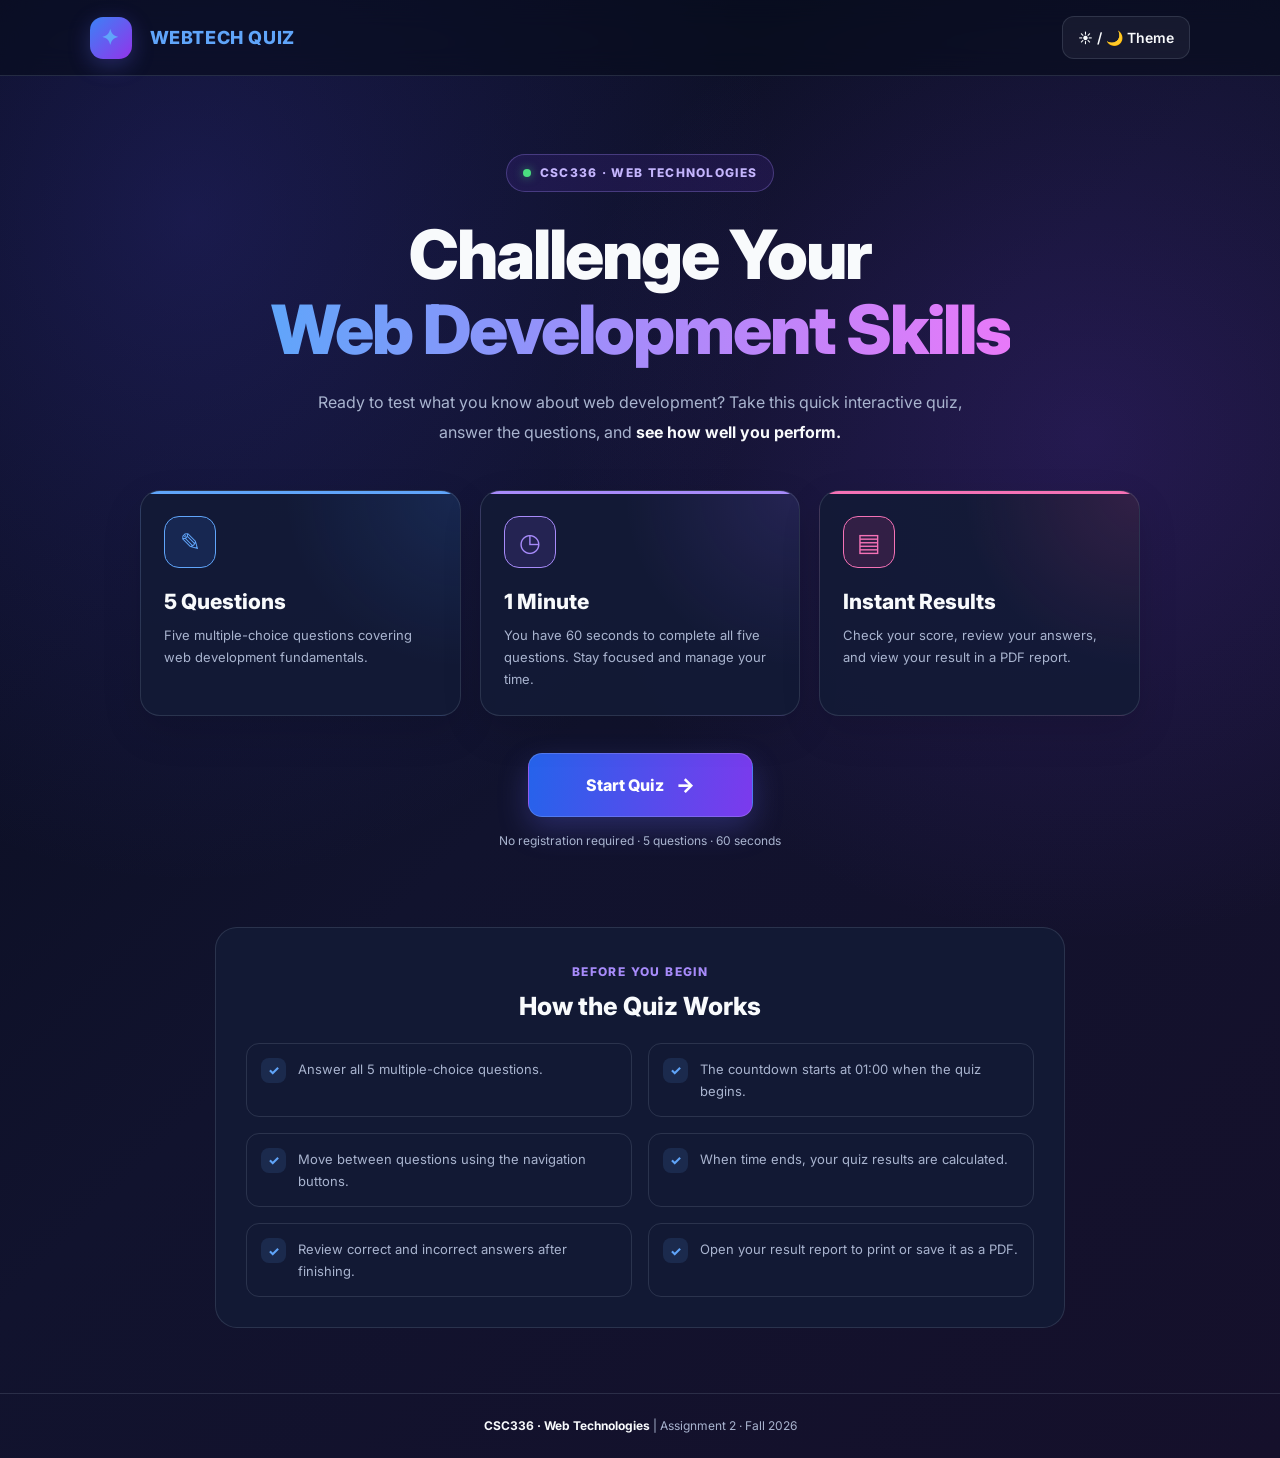
<file: index.html>
<!DOCTYPE html>
<html lang="en">
<head>
  <meta charset="UTF-8">
  <meta name="viewport" content="width=device-width, initial-scale=1.0">

  <title>Web Technologies Quiz | CSC336</title>

  <link
    href="https://cdn.jsdelivr.net/npm/bootstrap@5.3.3/dist/css/bootstrap.min.css"
    rel="stylesheet"
  >

  <link rel="stylesheet" href="style.css">

  <style>
    :root {
      --bg: #080c1c;
      --surface: rgba(19, 27, 54, 0.88);
      --text: #f8fafc;
      --muted: #a9b4cf;
      --border: rgba(148, 163, 184, 0.19);
      --blue: #60a5fa;
      --purple: #a78bfa;
    }

    * {
      box-sizing: border-box;
    }

    html {
      scroll-behavior: smooth;
    }

    body {
      margin: 0;
      min-height: 100vh;
      font-family: Inter, "Segoe UI", Arial, sans-serif;
      color: var(--text);
      background:
        radial-gradient(ellipse at 15% 15%, rgba(79, 70, 229, 0.22), transparent 38%),
        radial-gradient(ellipse at 85% 30%, rgba(124, 58, 237, 0.18), transparent 35%),
        linear-gradient(135deg, #080c1c 0%, #11132e 48%, #15102b 100%);
      transition: background 0.3s ease, color 0.3s ease;
    }

    a {
      text-decoration: none;
    }

    .navbar-custom {
      width: 100%;
      min-height: 76px;
      padding: 16px 7%;
      display: flex;
      align-items: center;
      justify-content: space-between;
      gap: 15px;
      border-bottom: 1px solid var(--border);
      background: rgba(8, 12, 28, 0.62);
      backdrop-filter: blur(14px);
    }

    .brand {
      display: flex;
      align-items: center;
      gap: 11px;
      color: var(--text);
      font-size: 18px;
      font-weight: 800;
      letter-spacing: 0.6px;
    }

    .brand-icon {
      width: 42px;
      height: 42px;
      display: grid;
      place-items: center;
      border-radius: 13px;
      color: white;
      background: linear-gradient(135deg, #3b82f6, #9333ea);
      box-shadow: 0 6px 22px rgba(99, 102, 241, 0.3);
      font-size: 21px;
    }

    .brand span {
      color: var(--blue);
    }

    .theme-toggle {
      padding: 10px 15px;
      border: 1px solid var(--border);
      border-radius: 12px;
      background: rgba(255, 255, 255, 0.05);
      color: var(--text);
      font-size: 14px;
      font-weight: 600;
      cursor: pointer;
      transition: 0.2s;
    }

    .theme-toggle:hover {
      border-color: var(--purple);
      background: rgba(167, 139, 250, 0.1);
    }

    .hero {
      width: min(1000px, 90%);
      margin: 0 auto;
      padding: 78px 0 42px;
      text-align: center;
    }

    .eyebrow {
      display: inline-flex;
      align-items: center;
      gap: 9px;
      padding: 9px 16px;
      border: 1px solid rgba(167, 139, 250, 0.3);
      border-radius: 50px;
      background: rgba(124, 58, 237, 0.12);
      color: #c4b5fd;
      font-size: 12px;
      font-weight: 800;
      letter-spacing: 1.3px;
      text-transform: uppercase;
    }

    .status-dot {
      width: 8px;
      height: 8px;
      border-radius: 50%;
      background: #4ade80;
      box-shadow: 0 0 10px rgba(74, 222, 128, 0.6);
    }

    .hero h1 {
      max-width: 850px;
      margin: 25px auto 20px;
      font-size: clamp(38px, 6.5vw, 68px);
      line-height: 1.1;
      font-weight: 850;
      letter-spacing: -2px;
    }

    .gradient-text {
      color: #a78bfa;
      background: linear-gradient(90deg, #60a5fa, #a78bfa, #e879f9);
      -webkit-background-clip: text;
      background-clip: text;
      -webkit-text-fill-color: transparent;
    }

    .hero-description {
      max-width: 670px;
      margin: 0 auto;
      color: var(--muted);
      font-size: 16px;
      line-height: 1.9;
    }

    .hero-description strong {
      color: var(--text);
      font-weight: 700;
    }

    .quiz-info {
      display: grid;
      grid-template-columns: repeat(3, minmax(0, 1fr));
      gap: 19px;
      margin: 43px 0 32px;
      text-align: left;
    }

    .info-card {
      position: relative;
      overflow: hidden;
      min-height: 190px;
      padding: 25px 23px;
      border: 1px solid var(--border);
      border-radius: 20px;
      background: var(--surface);
      box-shadow: 0 15px 40px rgba(0, 0, 0, 0.12);
      transition: transform 0.25s ease, border-color 0.25s ease;
    }

    .info-card::after {
      content: "";
      position: absolute;
      top: 0;
      left: 0;
      width: 100%;
      height: 3px;
      background: var(--card-accent);
    }

    .info-card:hover {
      transform: translateY(-6px);
      border-color: var(--card-accent);
    }

    .card-blue {
      --card-accent: #60a5fa;
      --card-glow: rgba(59, 130, 246, 0.14);
    }

    .card-purple {
      --card-accent: #a78bfa;
      --card-glow: rgba(139, 92, 246, 0.15);
    }

    .card-pink {
      --card-accent: #f472b6;
      --card-glow: rgba(236, 72, 153, 0.14);
    }

    .info-card {
      background:
        radial-gradient(circle at 100% 0%, var(--card-glow), transparent 45%),
        var(--surface);
    }

    .info-icon {
      width: 52px;
      height: 52px;
      display: grid;
      place-items: center;
      margin-bottom: 21px;
      border: 1px solid var(--card-accent);
      border-radius: 15px;
      background: var(--card-glow);
      color: var(--card-accent);
      font-size: 25px;
    }

    .info-card h2 {
      margin: 0 0 9px;
      color: var(--text);
      font-size: 21px;
      font-weight: 800;
    }

    .info-card p {
      margin: 0;
      color: var(--muted);
      font-size: 13px;
      line-height: 1.7;
    }

    .start-btn {
      display: inline-flex;
      align-items: center;
      justify-content: center;
      gap: 12px;
      min-width: 225px;
      margin-top: 5px;
      padding: 16px 27px;
      border: 1px solid rgba(255, 255, 255, 0.17);
      border-radius: 14px;
      background: linear-gradient(100deg, #2563eb, #7c3aed);
      color: #fff;
      font-size: 16px;
      font-weight: 800;
      box-shadow: 0 12px 30px rgba(99, 102, 241, 0.28);
      transition: transform 0.2s ease, box-shadow 0.2s ease;
    }

    .start-btn:hover {
      transform: translateY(-3px);
      color: #fff;
      box-shadow: 0 16px 35px rgba(99, 102, 241, 0.4);
    }

    .start-arrow {
      font-size: 20px;
      transition: transform 0.2s ease;
    }

    .start-btn:hover .start-arrow {
      transform: translateX(4px);
    }

    .start-note {
      margin: 15px 0 0;
      color: var(--muted);
      font-size: 12px;
    }

    .instructions {
      width: min(850px, 90%);
      margin: 35px auto 65px;
      padding: 30px;
      border: 1px solid var(--border);
      border-radius: 22px;
      background: var(--surface);
    }

    .instructions-heading {
      margin-bottom: 22px;
      text-align: center;
    }

    .instructions-heading span {
      color: var(--purple);
      font-size: 12px;
      font-weight: 800;
      letter-spacing: 1.4px;
      text-transform: uppercase;
    }

    .instructions-heading h2 {
      margin: 9px 0 0;
      font-size: 25px;
      font-weight: 800;
    }

    .instruction-list {
      display: grid;
      grid-template-columns: repeat(2, minmax(0, 1fr));
      gap: 16px;
      padding: 0;
      margin: 0;
      list-style: none;
    }

    .instruction-list li {
      display: flex;
      align-items: flex-start;
      gap: 12px;
      padding: 14px;
      border: 1px solid var(--border);
      border-radius: 13px;
      color: var(--muted);
      font-size: 13px;
      line-height: 1.7;
    }

    .check-icon {
      display: grid;
      place-items: center;
      flex: 0 0 25px;
      height: 25px;
      border-radius: 8px;
      background: rgba(96, 165, 250, 0.13);
      color: var(--blue);
      font-weight: 800;
    }

    footer {
      padding: 23px 15px;
      border-top: 1px solid var(--border);
      color: var(--muted);
      font-size: 12px;
      text-align: center;
    }

    footer strong {
      color: var(--text);
    }

    /* Light theme */
    body.light-theme {
      --bg: #f4f6ff;
      --surface: rgba(255, 255, 255, 0.94);
      --text: #17203a;
      --muted: #5b6680;
      --border: rgba(71, 85, 105, 0.18);
      background:
        radial-gradient(ellipse at 15% 15%, rgba(129, 140, 248, 0.19), transparent 38%),
        radial-gradient(ellipse at 85% 30%, rgba(192, 132, 252, 0.16), transparent 35%),
        linear-gradient(135deg, #f8faff, #eff1ff 50%, #f8f0ff);
    }

    body.light-theme .navbar-custom {
      background: rgba(255, 255, 255, 0.75);
    }

    body.light-theme .theme-toggle {
      background: rgba(255, 255, 255, 0.7);
    }

    body.light-theme .eyebrow {
      color: #6d28d9;
    }

    body.light-theme .info-card h2,
    body.light-theme .instructions-heading h2 {
      color: var(--text);
    }

    @media (max-width: 760px) {
      .navbar-custom {
        padding: 14px 5%;
      }

      .hero {
        padding-top: 55px;
      }

      .quiz-info {
        grid-template-columns: 1fr;
        gap: 14px;
        margin-top: 32px;
      }

      .info-card {
        min-height: auto;
        padding: 22px;
      }

      .info-icon {
        margin-bottom: 16px;
      }

      .instruction-list {
        grid-template-columns: 1fr;
      }

      .instructions {
        padding: 23px;
      }
    }

    @media (max-width: 420px) {
      .brand {
        gap: 8px;
        font-size: 14px;
      }

      .brand-icon {
        width: 36px;
        height: 36px;
      }

      .theme-toggle {
        padding: 9px 10px;
        font-size: 12px;
      }

      .hero h1 {
        letter-spacing: -1px;
      }

      .hero-description {
        font-size: 14px;
      }

      .start-btn {
        width: 100%;
      }
    }

    @media (prefers-reduced-motion: reduce) {
      *,
      *::before,
      *::after {
        scroll-behavior: auto !important;
        transition-duration: 0.01ms !important;
      }
    }
  </style>
</head>

<body>
  <header class="navbar-custom">
    <a class="brand" href="index.html" aria-label="WebTech Quiz home">
      <span class="brand-icon">✦</span>
      <span>WEB<span>TECH</span> QUIZ</span>
    </a>

    <button
      class="theme-toggle"
      id="themeToggle"
      type="button"
      aria-label="Toggle light and dark theme"
    >
      ☀️ / 🌙 Theme
    </button>
  </header>

  <main>
    <section class="hero">
      <div class="eyebrow">
        <span class="status-dot"></span>
        CSC336 · WEB TECHNOLOGIES
      </div>

      <h1>
        Challenge Your<br>
        <span class="gradient-text">Web Development Skills</span>
      </h1>

      <p class="hero-description">
        Ready to test what you know about web development?
        Take this quick interactive quiz, answer the questions,
        and <strong>see how well you perform.</strong>
      </p>

      <div class="quiz-info">
        <article class="info-card card-blue">
          <div class="info-icon" aria-hidden="true">✎</div>
          <h2>5 Questions</h2>
          <p>
            Five multiple-choice questions covering web development
            fundamentals.
          </p>
        </article>

        <article class="info-card card-purple">
          <div class="info-icon" aria-hidden="true">◷</div>
          <h2>1 Minute</h2>
          <p>
            You have 60 seconds to complete all five questions.
            Stay focused and manage your time.
          </p>
        </article>

        <article class="info-card card-pink">
          <div class="info-icon" aria-hidden="true">▤</div>
          <h2>Instant Results</h2>
          <p>
            Check your score, review your answers, and view
            your result in a PDF report.
          </p>
        </article>
      </div>

      <a class="start-btn" href="quiz.html">
        Start Quiz
        <span class="start-arrow" aria-hidden="true">→</span>
      </a>

      <p class="start-note">
        No registration required · 5 questions · 60 seconds
      </p>
    </section>

    <section class="instructions">
      <div class="instructions-heading">
        <span>Before You Begin</span>
        <h2>How the Quiz Works</h2>
      </div>

      <ul class="instruction-list">
        <li>
          <span class="check-icon">✓</span>
          <span>Answer all 5 multiple-choice questions.</span>
        </li>

        <li>
          <span class="check-icon">✓</span>
          <span>The countdown starts at 01:00 when the quiz begins.</span>
        </li>

        <li>
          <span class="check-icon">✓</span>
          <span>Move between questions using the navigation buttons.</span>
        </li>

        <li>
          <span class="check-icon">✓</span>
          <span>When time ends, your quiz results are calculated.</span>
        </li>

        <li>
          <span class="check-icon">✓</span>
          <span>Review correct and incorrect answers after finishing.</span>
        </li>

        <li>
          <span class="check-icon">✓</span>
          <span>Open your result report to print or save it as a PDF.</span>
        </li>
      </ul>
    </section>
  </main>

  <footer>
    <strong>CSC336 · Web Technologies</strong>
    <span> | Assignment 2 · Fall 2026</span>
  </footer>

  <script>
    const themeToggle = document.getElementById("themeToggle");

    // Restore the selected theme if browser storage is available.
    try {
      if (localStorage.getItem("quizTheme") === "light") {
        document.body.classList.add("light-theme");
      }
    } catch (error) {
      // The page still works if local storage is unavailable.
    }

    themeToggle.addEventListener("click", function () {
      document.body.classList.toggle("light-theme");

      try {
        const selectedTheme =
          document.body.classList.contains("light-theme")
            ? "light"
            : "dark";

        localStorage.setItem("quizTheme", selectedTheme);
      } catch (error) {
        // Theme switching still works for this page.
      }
    });
  </script>
</body>
</html>
</file>
<file: style.css>
@import url('https://fonts.googleapis.com/css2?family=Inter:wght@400;500;600;700;800&display=swap');

:root {
  --bg: #0b0d17;
  --surface: #131625;
  --surface2: #1a1e32;
  --text: #f4f5ff;
  --muted: #9ba2bd;
  --border: #282d45;
  --purple: #9270ff;
  --blue: #54a7ff;
  --green: #36d399;
  --red: #ff647c;
}
* { box-sizing: border-box; }
body {
  margin: 0;
  background: var(--bg);
  color: var(--text);
  font-family: Inter, Arial, sans-serif;
  min-height: 100vh;
  transition: background .25s, color .25s;
}
.navbar {
  border-bottom: 1px solid var(--border);
  background: var(--bg);
}
.navbar-brand { color: var(--text) !important; font-size: 1.25rem; }
.brand-icon {
  display: inline-grid; place-items: center;
  width: 34px; height: 34px; margin-right: 7px;
  border-radius: 10px; color: white;
  background: linear-gradient(135deg, var(--purple), var(--blue));
}
.theme-btn {
  background: var(--surface2); color: var(--text);
  border: 1px solid var(--border); border-radius: 10px;
  padding: 9px 13px; font-size: .85rem; cursor: pointer;
}
.landing-container { max-width: 1150px; }
.hero-card {
  margin-top: 44px; padding: 55px;
  min-height: 450px; border: 1px solid var(--border);
  border-radius: 26px; background:
  radial-gradient(ellipse at 85% 20%, #392d6530, transparent 45%),
  var(--surface);
  display: grid; grid-template-columns: 1.1fr .9fr;
  align-items: center; gap: 20px; overflow: hidden;
}
.eyebrow { color: var(--blue); font-size: .75rem; font-weight: 800; letter-spacing: 2px; }
h1 { font-size: clamp(2.7rem, 5vw, 4.4rem); font-weight: 800; letter-spacing: -3px; line-height: 1.08; margin: 18px 0; }
.gradient-text { background: linear-gradient(90deg, var(--purple), var(--blue)); color: transparent; background-clip: text; }
.hero-description { color: var(--muted); max-width: 480px; line-height: 1.8; }
.stats-row { display: flex; flex-wrap: wrap; gap: 12px; margin: 27px 0; }
.stat-box { display: flex; align-items: center; gap: 10px; background: var(--surface2); border: 1px solid var(--border); padding: 12px; border-radius: 12px; }
.stat-icon { color: var(--purple); font-size: 1.3rem; }
.stat-box strong, .stat-box small { display: block; }
.stat-box strong { font-size: .9rem; }
.stat-box small { color: var(--muted); font-size: .7rem; margin-top: 3px; }
.primary-btn {
  display: inline-flex; justify-content: space-between; align-items: center;
  gap: 30px; background: linear-gradient(110deg, #8762f7, #438ff5);
  color: white; font-weight: 700; text-decoration: none;
  padding: 15px 22px; border-radius: 12px; transition: transform .2s;
}
.primary-btn:hover { color: white; transform: translateY(-2px); }
.primary-btn span { font-size: 1.2rem; }
.small-note { color: var(--muted); font-size: .76rem; margin-top: 16px; }
.hero-art { min-height: 300px; position: relative; display: grid; place-items: center; }
.orbit { position: absolute; border: 1px solid #9270ff40; border-radius: 50%; }
.orbit-one { width: 330px; height: 330px; }
.orbit-two { width: 255px; height: 255px; }
.quiz-illustration {
  z-index: 1; width: min(100%, 300px); padding: 20px;
  border: 1px solid #444363; border-radius: 17px;
  background: #171a2c; box-shadow: 0 25px 70px #0006;
  transform: rotate(-3deg);
}
.illustration-top { display: flex; gap: 5px; margin-bottom: 22px; }
.illustration-top span { width: 7px; height: 7px; border-radius: 50%; background: var(--purple); }
.illustration-top span:nth-child(2) { background: var(--blue); }
.illustration-top span:nth-child(3) { background: var(--green); }
.illustration-line { height: 8px; width: 85%; background: #454962; border-radius: 5px; margin-bottom: 10px; }
.illustration-line.short { width: 55%; margin-bottom: 23px; }
.illustration-option { padding: 11px; margin-top: 8px; border: 1px solid #363b55; border-radius: 9px; color: #c7cbe0; font-size: .76rem; }
.illustration-option.active { background: #36d39920; border-color: var(--green); color: var(--green); }
.illustration-progress { height: 6px; border-radius: 5px; margin-top: 20px; background: linear-gradient(90deg, var(--purple) 50%, #34384e 50%); }
.floating-card { position: absolute; z-index: 2; border: 1px solid var(--border); background: var(--surface2); border-radius: 12px; padding: 13px 16px; box-shadow: 0 12px 30px #0004; }
.card-top { top: 12%; right: 2%; font-size: 1.2rem; color: var(--blue); font-weight: 800; }
.card-bottom { bottom: 8%; left: 0; color: var(--green); font-size: .8rem; }
.instructions-section { padding: 55px 0 30px; }
h2 { font-size: 1.8rem; font-weight: 800; margin-top: 12px; }
.instruction-grid { display: grid; grid-template-columns: repeat(3, 1fr); gap: 18px; margin-top: 25px; }
.instruction-card { padding: 24px; border: 1px solid var(--border); border-radius: 16px; background: var(--surface); }
.instruction-number { color: var(--purple); font-weight: 800; font-size: .85rem; }
.instruction-card h3 { font-size: 1rem; margin: 18px 0 9px; }
.instruction-card p { color: var(--muted); font-size: .85rem; line-height: 1.7; margin: 0; }
.site-footer { display: flex; justify-content: space-between; gap: 15px; flex-wrap: wrap; padding: 25px 0; margin-top: 25px; border-top: 1px solid var(--border); color: var(--muted); font-size: .76rem; }

/* Quiz page */
.quiz-container { max-width: 850px; padding-top: 35px; padding-bottom: 50px; }
.quiz-panel { background: var(--surface); border: 1px solid var(--border); border-radius: 20px; padding: clamp(20px, 4vw, 38px); margin-top: 22px; }
.quiz-topline, .quiz-actions, .question-meta { display: flex; align-items: center; justify-content: space-between; gap: 15px; }
.timer { background: var(--surface2); padding: 10px 14px; border-radius: 10px; font-weight: 700; }
.timer.warning { color: var(--red); }
.segmented-progress { display: flex; gap: 6px; margin: 25px 0; }
.segment { flex: 1; height: 7px; border-radius: 6px; background: var(--border); }
.segment.done { background: linear-gradient(90deg, var(--purple), var(--blue)); }
.segment.current { background: var(--green); }
.question-meta { color: var(--muted); font-size: .85rem; margin-bottom: 20px; }
.question-title { font-size: clamp(1.3rem, 3vw, 1.8rem); font-weight: 750; line-height: 1.45; margin: 12px 0 24px; }
.answers { display: grid; gap: 12px; }
.answer-option { display: flex; align-items: center; gap: 13px; padding: 15px; width: 100%; text-align: left; color: var(--text); background: var(--surface2); border: 1px solid var(--border); border-radius: 12px; cursor: pointer; transition: .15s; }
.answer-option:hover:not(:disabled) { border-color: var(--purple); transform: translateY(-1px); }
.answer-letter { display: grid; place-items: center; width: 32px; height: 32px; flex-shrink: 0; border-radius: 9px; background: var(--bg); font-weight: 700; }
.answer-option.correct { border-color: var(--green); background: #36d39918; color: var(--green); }
.answer-option.incorrect { border-color: var(--red); background: #ff647c18; color: var(--red); }
.answer-option:disabled { cursor: default; }
.feedback { margin-top: 15px; font-size: .9rem; font-weight: 600; }
.quiz-actions { margin-top: 25px; }
.action-btn { border: 1px solid var(--border); background: var(--surface2); color: var(--text); padding: 12px 17px; border-radius: 10px; font-weight: 600; cursor: pointer; text-decoration: none; }
.action-btn:disabled { opacity: .4; cursor: not-allowed; }
.action-btn.primary { background: linear-gradient(110deg, #8762f7, #438ff5); border: 0; color: white; }
.result-score { font-size: clamp(3rem, 8vw, 5rem); font-weight: 800; letter-spacing: -3px; }
.result-circle { width: 145px; height: 145px; border: 8px solid var(--purple); border-radius: 50%; display: grid; place-items: center; margin: 25px auto; text-align: center; }
.result-review { border: 1px solid var(--border); border-radius: 12px; padding: 17px; margin-top: 13px; }
.result-review p { color: var(--muted); font-size: .9rem; margin: 8px 0; }
.result-review .review-correct { color: var(--green); }
.result-review .review-wrong { color: var(--red); }

/* Light theme */
body.light-mode { --bg: #f2f4fb; --surface: #fff; --surface2: #f0f2fa; --text: #20243b; --muted: #656d87; --border: #dfe3ef; }
body.light-mode .quiz-illustration { background: #fff; }
body.light-mode .illustration-option { color: #414761; }
body.light-mode .illustration-line { background: #d7dbee; }
body.light-mode .answer-letter { background: #fff; }
body.light-mode .answer-option.correct { background: #e7fff5; }
body.light-mode .answer-option.incorrect { background: #fff0f2; }

@media (max-width: 800px) {
  .hero-card { grid-template-columns: 1fr; padding: 32px 25px; }
  .hero-art { min-height: 310px; }
  .instruction-grid { grid-template-columns: 1fr; }
  .hero-card { margin-top: 22px; }
}
@media (max-width: 480px) {
  .navbar { padding-left: 12px !important; padding-right: 12px !important; }
  .navbar-brand { font-size: 1rem; }
  .theme-btn { font-size: .72rem; padding: 8px; }
  h1 { letter-spacing: -2px; }
  .stats-row { gap: 8px; }
  .stat-box { padding: 9px; gap: 6px; }
  .stat-box small { font-size: .65rem; }
  .hero-card { padding: 27px 18px; }
  .quiz-topline { align-items: flex-start; }
  .quiz-actions .action-btn { padding: 11px; font-size: .8rem; }
}
</file>
